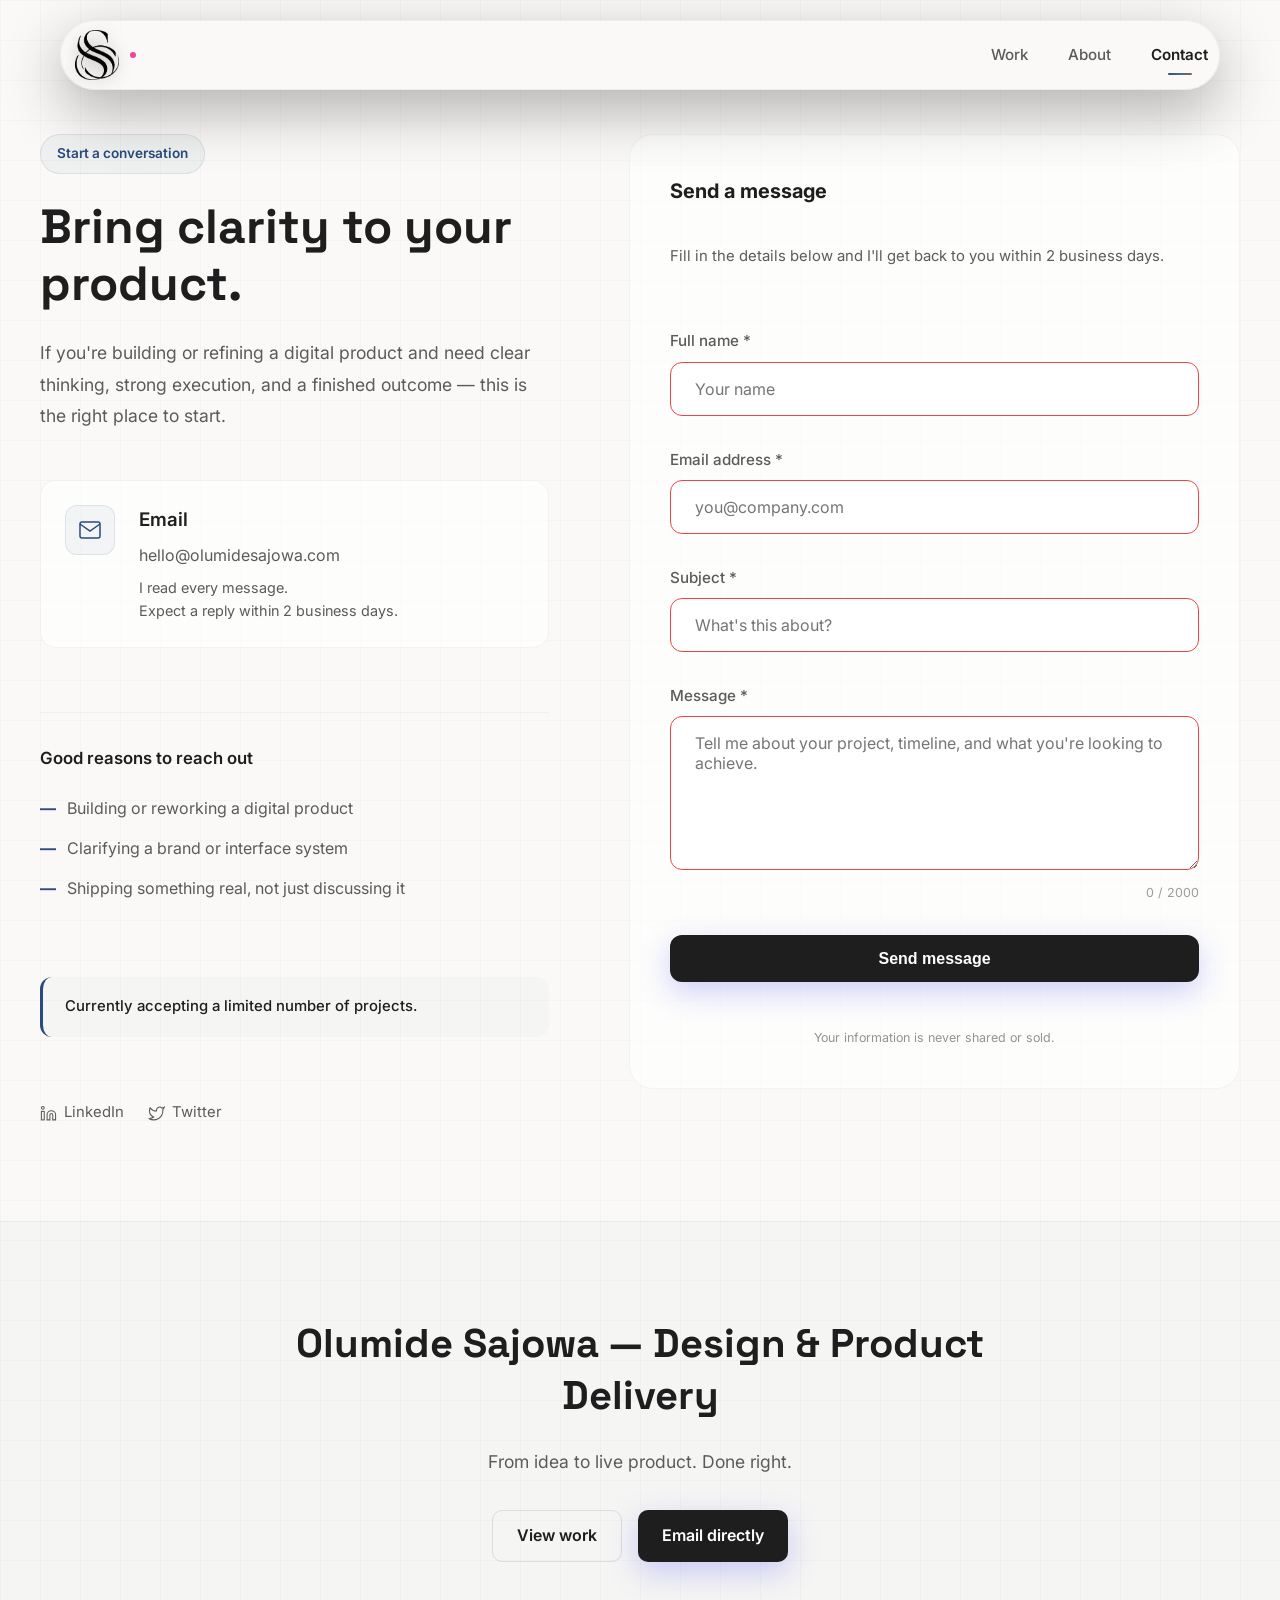
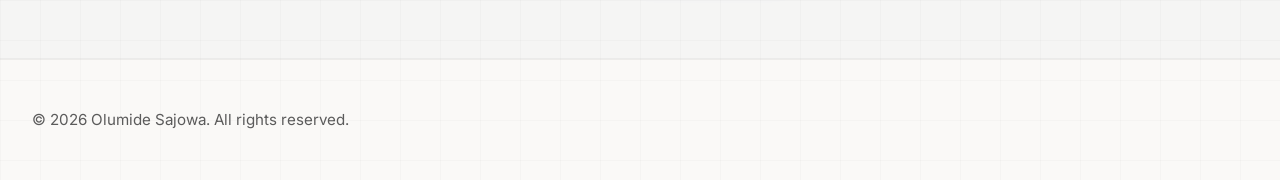
<file: contact.html>
<!DOCTYPE html>
<html lang="en">
<head>
  <meta charset="UTF-8">
  <meta name="viewport" content="width=device-width, initial-scale=1.0">
  <meta name="description" content="Bring clarity to your product. Start a conversation with Olumide Sajowa.">
  <title>Contact — Olumide Sajowa</title>
  <link rel="stylesheet" href="styles.css">
  <style>
    body {
      background-color: #FAF9F7;
      background-image:
        linear-gradient(rgba(0,0,0,0.02) 1px, transparent 1px),
        linear-gradient(90deg, rgba(0,0,0,0.02) 1px, transparent 1px);
      background-size: 40px 40px;
      color: #1E1E1E;
      --primary: #2A4B7C;
      --dark: #1E1E1E;
      --light: #FAF9F7;
      --gray: #5B5B5B;
      --gradient: linear-gradient(135deg, #2A4B7C 0%, #4A6A8C 50%, #8B5F4C 100%);
    }

    /* ── Nav overrides ── */
    .nav-backdrop { background: rgba(250,249,247,0.88); backdrop-filter: blur(20px); -webkit-backdrop-filter: blur(20px); border: 1px solid rgba(0,0,0,0.05); }
    .nav.scrolled .nav-backdrop { background: rgba(250,249,247,0.96); }
    .nav-link { color: var(--gray); }
    .nav-link:hover, .nav-link.active { color: var(--dark); }
    .nav-logo { background: none; -webkit-background-clip: unset; -webkit-text-fill-color: unset; background-clip: unset; color: var(--dark); }
    .floating-orb, .noise-overlay, .hero-visual, .orb-1, .orb-2, .orb-3 { display: none; }
    .page-transition { background: #FAF9F7; }
    .footer { border-top: 1px solid rgba(0,0,0,0.05); color: var(--gray); }
    .footer-content p, .footer-links a { color: var(--gray); }
    .footer-links a:hover { color: var(--primary); }
    .contact-title, .cta-title { color: var(--dark); }
    .contact-intro, .cta-text, .method-link, .form-label { color: var(--gray); }
    .contact-label { background: rgba(42,75,124,0.05); border: 1px solid rgba(42,75,124,0.1); color: var(--primary); }
    .cta-section { background: rgba(42,75,124,0.02); border-top: 1px solid rgba(0,0,0,0.04); border-bottom: 1px solid rgba(0,0,0,0.04); }
    .gradient-text { background: var(--gradient); -webkit-background-clip: text; -webkit-text-fill-color: transparent; background-clip: text; }

    /* ── Contact method cards ── */
    .contact-method { background: rgba(255,255,255,0.6); border: 1px solid rgba(0,0,0,0.04); border-radius: 16px; padding: 1.5rem; transition: all 0.2s ease; }
    .contact-method:hover { background: rgba(255,255,255,0.9); border-color: rgba(42,75,124,0.2); transform: translateY(-2px); box-shadow: 0 8px 20px rgba(0,0,0,0.02); }
    .method-icon { background: rgba(42,75,124,0.05); border: 1px solid rgba(42,75,124,0.1); color: var(--primary); }

    /* ── Form card ── */
    .contact-form { background: rgba(255,255,255,0.65); border: 1px solid rgba(0,0,0,0.04); border-radius: 24px; padding: 2.5rem; }
    .form-input, .form-textarea { background: white; border: 1px solid rgba(0,0,0,0.09); color: var(--dark); transition: border-color 0.2s, box-shadow 0.2s; }
    .form-input:focus, .form-textarea:focus { border-color: var(--primary); background: white; box-shadow: 0 0 0 3px rgba(42,75,124,0.07); outline: none; }

    /* ── Inline validation ── */
    .form-input.invalid, .form-textarea.invalid { border-color: #ef4444; box-shadow: 0 0 0 3px rgba(239,68,68,0.07); }
    .field-error { font-size: 0.8rem; color: #ef4444; margin-top: 0.35rem; display: none; }
    .field-error.visible { display: block; }

    /* ── Character counter ── */
    .char-counter { font-size: 0.78rem; color: var(--gray); text-align: right; margin-top: 0.3rem; opacity: 0.6; transition: color 0.2s; }
    .char-counter.warn { color: #f59e0b; opacity: 1; }
    .char-counter.over  { color: #ef4444; opacity: 1; }

    /* ── Buttons ── */
    .btn-primary { background: var(--dark); color: white; cursor: pointer; border: none; display: inline-flex; align-items: center; justify-content: center; gap: 0.5rem; }
    .btn-primary:hover:not(:disabled) { background: var(--primary); transform: translateY(-1px); box-shadow: 0 8px 16px rgba(0,0,0,0.06); }
    .btn-primary:disabled { opacity: 0.55; cursor: not-allowed; transform: none !important; box-shadow: none !important; }
    .btn-secondary { background: transparent; color: var(--dark); border: 1px solid rgba(0,0,0,0.1); }
    .btn-secondary:hover { background: rgba(0,0,0,0.02); border-color: var(--dark); }

    /* ── Spinner inside button ── */
    .btn-spinner { width: 16px; height: 16px; border: 2px solid rgba(255,255,255,0.3); border-top-color: white; border-radius: 50%; animation: spin 0.7s linear infinite; display: none; flex-shrink: 0; }
    .btn-spinner.active { display: block; }
    @keyframes spin { to { transform: rotate(360deg); } }

    /* ── Honeypot (invisible to humans, bots fill it) ── */
    .hp-wrap { opacity: 0; position: absolute; top: 0; left: 0; width: 0; height: 0; overflow: hidden; pointer-events: none; }

    /* ── Web3Forms note ── */
    .form-note { font-size: 0.78rem; color: var(--gray); text-align: center; margin-top: 0.9rem; line-height: 1.55; opacity: 0.65; }

    /* ── Error banner (only shown on network failure) ── */
    .error-banner { display: none; padding: 1rem 1.5rem; border-radius: 12px; font-size: 0.9rem; font-weight: 500; margin-bottom: 1.25rem; align-items: flex-start; gap: 0.75rem; background: rgba(239,68,68,0.07); border: 1px solid rgba(239,68,68,0.22); color: #991b1b; }
    .error-banner.visible { display: flex; }
    .error-banner svg { flex-shrink: 0; margin-top: 1px; }
    .error-banner-text { flex: 1; line-height: 1.5; }
    .error-banner-text a { color: #2A4B7C; }

    /* ══════════════════════════════════════════════════
       SUCCESS MODAL
    ══════════════════════════════════════════════════ */
    .modal-overlay {
      position: fixed; inset: 0; z-index: 9999;
      background: rgba(0,0,0,0.45);
      backdrop-filter: blur(6px);
      -webkit-backdrop-filter: blur(6px);
      display: flex; align-items: center; justify-content: center;
      padding: 1.5rem;
      opacity: 0; visibility: hidden;
      transition: opacity 0.3s ease, visibility 0.3s ease;
    }
    .modal-overlay.open { opacity: 1; visibility: visible; }

    .modal-card {
      background: #FFFFFF;
      border-radius: 24px;
      padding: 2.5rem 2rem;
      max-width: 420px;
      width: 100%;
      text-align: center;
      box-shadow: 0 24px 60px rgba(0,0,0,0.14), 0 4px 16px rgba(0,0,0,0.06);
      transform: translateY(24px) scale(0.96);
      transition: transform 0.35s cubic-bezier(0.34,1.56,0.64,1);
      position: relative;
    }
    .modal-overlay.open .modal-card { transform: translateY(0) scale(1); }

    .modal-icon-wrap {
      width: 72px; height: 72px;
      background: linear-gradient(135deg, #E8F5EE 0%, #D0EDDF 100%);
      border-radius: 50%;
      display: flex; align-items: center; justify-content: center;
      margin: 0 auto 1.5rem;
    }
    .modal-icon-wrap svg { color: #1A7A4A; }

    .modal-title {
      font-size: 1.4rem;
      font-weight: 700;
      color: #1E1E1E;
      margin: 0 0 0.75rem;
      line-height: 1.3;
    }
    .modal-body {
      font-size: 0.97rem;
      color: #5B5B5B;
      line-height: 1.7;
      margin: 0 0 0.5rem;
    }
    .modal-email {
      display: inline-block;
      font-size: 0.88rem;
      color: #2A4B7C;
      background: rgba(42,75,124,0.06);
      border: 1px solid rgba(42,75,124,0.12);
      border-radius: 8px;
      padding: 0.35rem 0.85rem;
      margin: 0.5rem 0 1.75rem;
      font-weight: 500;
      letter-spacing: 0.01em;
    }
    .modal-actions { display: flex; flex-direction: column; gap: 0.75rem; }
    .modal-btn-primary {
      display: block; width: 100%;
      padding: 0.85rem 1.5rem;
      background: #1E1E1E; color: white;
      font-size: 0.95rem; font-weight: 600;
      border: none; border-radius: 12px;
      cursor: pointer; text-decoration: none;
      transition: background 0.2s, transform 0.15s;
    }
    .modal-btn-primary:hover { background: #2A4B7C; transform: translateY(-1px); }
    .modal-btn-secondary {
      display: block; width: 100%;
      padding: 0.85rem 1.5rem;
      background: transparent; color: #5B5B5B;
      font-size: 0.9rem; font-weight: 500;
      border: 1px solid rgba(0,0,0,0.08); border-radius: 12px;
      cursor: pointer; text-decoration: none;
      transition: background 0.2s, border-color 0.2s;
    }
    .modal-btn-secondary:hover { background: rgba(0,0,0,0.02); border-color: rgba(0,0,0,0.15); }

    /* Close X button */
    .modal-close {
      position: absolute; top: 1rem; right: 1rem;
      width: 32px; height: 32px;
      background: rgba(0,0,0,0.04); border: none; border-radius: 8px;
      display: flex; align-items: center; justify-content: center;
      cursor: pointer; color: #5B5B5B;
      transition: background 0.15s;
    }
    .modal-close:hover { background: rgba(0,0,0,0.08); }

    /* Confetti dots */
    .modal-confetti {
      position: absolute; top: -6px; left: 50%; transform: translateX(-50%);
      display: flex; gap: 5px;
    }
    .modal-confetti span {
      width: 8px; height: 8px; border-radius: 50%;
      animation: confettiDrop 0.6s ease forwards;
      opacity: 0;
    }
    .modal-confetti span:nth-child(1) { background: #2A4B7C; animation-delay: 0.1s; }
    .modal-confetti span:nth-child(2) { background: #8B5F4C; animation-delay: 0.2s; }
    .modal-confetti span:nth-child(3) { background: #1A7A4A; animation-delay: 0.15s; }
    .modal-confetti span:nth-child(4) { background: #F59E0B; animation-delay: 0.25s; }
    .modal-confetti span:nth-child(5) { background: #2A4B7C; animation-delay: 0.05s; }
    @keyframes confettiDrop {
      0%   { opacity: 0; transform: translateY(-8px) scale(0.5); }
      60%  { opacity: 1; transform: translateY(4px) scale(1.1); }
      100% { opacity: 1; transform: translateY(0) scale(1); }
    }

    @media (max-width: 768px) {
      .nav-links { background: rgba(250,249,247,0.98); border-left: 1px solid rgba(0,0,0,0.04); }
      .contact-form { padding: 2rem 1.5rem; }
      .contact-method { padding: 1.25rem; }
      .modal-card { padding: 2rem 1.5rem; }
    }
    @media (max-width: 480px) {
      .contact-form { padding: 1.75rem 1.25rem; }
      .modal-card { padding: 1.75rem 1.25rem; border-radius: 20px; }
    }
  </style>
</head>
<body>
  <div class="page-transition"></div>

  <!-- ── Navigation ── -->
  <nav class="nav">
    <div class="nav-container">
      <div class="nav-backdrop"></div>
      <div class="nav-content">
        <a href="index.html" class="nav-logo" id="logoContainer">
          <div class="logo-orb">
            <img src="./images/logo/OS logo 1.png" alt="OS Logo" class="logo-image">
            <div class="logo-glow"></div>
            <div class="logo-sparkle"></div>
          </div>
        </a>
        <button class="nav-toggle" id="navToggle" aria-label="Toggle menu">
          <svg viewBox="0 0 24 24" fill="none" stroke="currentColor" stroke-width="2">
            <path d="M4 6h16M4 12h16M4 18h16"/>
          </svg>
        </button>
        <div class="nav-links" id="navLinks">
          <a href="index.html" class="nav-link">Work</a>
          <a href="about.html" class="nav-link">About</a>
          <a href="contact.html" class="nav-link active">Contact</a>
        </div>
      </div>
    </div>
  </nav>

  <main>
    <section class="contact-section">
      <div class="contact-container">

        <!-- ── Left: contact info ── -->
        <div class="contact-content">
          <span class="contact-label">Start a conversation</span>
          <h1 class="contact-title">Bring clarity to your product.</h1>
          <p class="contact-intro">
            If you're building or refining a digital product and need clear thinking,
            strong execution, and a finished outcome — this is the right place to start.
          </p>

          <div class="contact-methods">

            <!-- Email card -->
            <div class="contact-method">
              <div class="method-icon">
                <svg viewBox="0 0 24 24" fill="none" stroke="currentColor" stroke-width="1.5">
                  <path d="M4 4h16c1.1 0 2 .9 2 2v12c0 1.1-.9 2-2 2H4c-1.1 0-2-.9-2-2V6c0-1.1.9-2 2-2z"/>
                  <polyline points="22,6 12,13 2,6"/>
                </svg>
              </div>
              <div class="method-content">
                <h3 class="method-title">Email</h3>
                <a href="mailto:hello@olumidesajowa.com" class="method-link">
                  hello@olumidesajowa.com
                </a>
                <p style="font-size:0.9rem;color:var(--gray);margin-top:0.5rem;">
                  I read every message.<br>Expect a reply within 2 business days.
                </p>
              </div>
            </div>

            <!-- Good reasons -->
            <div style="margin-top:2rem;padding-top:2rem;border-top:1px solid rgba(0,0,0,0.04);">
              <h3 style="font-size:1.05rem;font-weight:600;margin-bottom:1.1rem;color:var(--dark);">
                Good reasons to reach out
              </h3>
              <ul style="list-style:none;padding:0;margin:0;">
                <li style="padding:0.45rem 0;color:var(--gray);display:flex;align-items:center;gap:0.7rem;">
                  <span style="color:var(--primary);font-weight:700;">—</span>
                  Building or reworking a digital product
                </li>
                <li style="padding:0.45rem 0;color:var(--gray);display:flex;align-items:center;gap:0.7rem;">
                  <span style="color:var(--primary);font-weight:700;">—</span>
                  Clarifying a brand or interface system
                </li>
                <li style="padding:0.45rem 0;color:var(--gray);display:flex;align-items:center;gap:0.7rem;">
                  <span style="color:var(--primary);font-weight:700;">—</span>
                  Shipping something real, not just discussing it
                </li>
              </ul>
            </div>

            <!-- Availability signal -->
            <div style="margin-top:2.25rem;padding:1.15rem 1.4rem;background:rgba(42,75,124,0.025);border-radius:12px;border-left:3px solid var(--primary);">
              <p style="font-size:0.93rem;color:var(--dark);font-weight:500;margin:0;">
                Currently accepting a limited number of projects.
              </p>
            </div>

            <!-- Social links -->
            <div style="display:flex;gap:1.5rem;margin-top:2rem;flex-wrap:wrap;">
              <a href="https://linkedin.com/in/olumidesajowa" target="_blank" rel="noopener"
                 style="display:flex;align-items:center;gap:0.45rem;color:var(--gray);text-decoration:none;font-size:0.93rem;transition:color 0.2s;">
                <svg width="17" height="17" viewBox="0 0 24 24" fill="none" stroke="currentColor" stroke-width="1.5">
                  <path d="M16 8a6 6 0 0 1 6 6v7h-4v-7a2 2 0 0 0-2-2 2 2 0 0 0-2 2v7h-4v-7a6 6 0 0 1 6-6z"/>
                  <rect x="2" y="9" width="4" height="12"/>
                  <circle cx="4" cy="4" r="2"/>
                </svg>
                LinkedIn
              </a>
              <a href="https://twitter.com/olumidesajowa" target="_blank" rel="noopener"
                 style="display:flex;align-items:center;gap:0.45rem;color:var(--gray);text-decoration:none;font-size:0.93rem;transition:color 0.2s;">
                <svg width="17" height="17" viewBox="0 0 24 24" fill="none" stroke="currentColor" stroke-width="1.5">
                  <path d="M23 3a10.9 10.9 0 0 1-3.14 1.53 4.48 4.48 0 0 0-7.86 3v1A10.66 10.66 0 0 1 3 4s-4 9 5 13a11.64 11.64 0 0 1-7 2c9 5 20 0 20-11.5a4.5 4.5 0 0 0-.08-.83A7.72 7.72 0 0 0 23 3z"/>
                </svg>
                Twitter
              </a>
            </div>
          </div>
        </div>

        <!-- ── Right: form ── -->
        <div class="contact-form-wrapper">

          <!-- Network error banner (only shown if Web3Forms completely fails) -->
          <div class="error-banner" id="errorBanner" role="alert">
            <svg width="18" height="18" viewBox="0 0 24 24" fill="none" stroke="currentColor" stroke-width="2">
              <circle cx="12" cy="12" r="10"/>
              <line x1="12" y1="8" x2="12" y2="12"/>
              <line x1="12" y1="16" x2="12.01" y2="16"/>
            </svg>
            <div class="error-banner-text" id="errorMsg">
              Something went wrong sending your message. Please email me directly at
              <a href="mailto:hello@olumidesajowa.com">hello@olumidesajowa.com</a>
            </div>
          </div>

          <form class="contact-form" id="contactForm" novalidate>
            <h3 style="font-size:1.25rem;font-weight:700;margin-bottom:0.4rem;color:var(--dark);">
              Send a message
            </h3>
            <p style="color:var(--gray);margin-bottom:1.75rem;font-size:0.93rem;line-height:1.6;">
              Fill in the details below and I'll get back to you within 2 business days.
            </p>

            <!-- Web3Forms access key — paste yours from web3forms.com (format: xxxxxxxx-xxxx-xxxx-xxxx-xxxxxxxxxxxx) -->
            <input type="hidden" name="access_key" id="accessKey" value="9c919bcd-6a42-4ae0-a606-fd124ec7085d">

            <!-- Web3Forms: subject line in your inbox -->
            <input type="hidden" name="subject" value="New message from portfolio — Olumide Sajowa">

            <!-- Web3Forms: from name label -->
            <input type="hidden" name="from_name" value="Portfolio Contact Form">

            <!-- Honeypot — invisible, traps bots silently -->
            <div class="hp-wrap" aria-hidden="true">
              <input type="checkbox" name="botcheck" tabindex="-1" autocomplete="off">
            </div>

            <!-- Name -->
            <div class="form-group">
              <label for="name" class="form-label">Full name *</label>
              <input
                type="text" id="name" name="name"
                class="form-input" placeholder="Your name"
                autocomplete="name" required>
              <div class="field-error" id="nameError">Please enter your name.</div>
            </div>

            <!-- Email -->
            <div class="form-group">
              <label for="email" class="form-label">Email address *</label>
              <input
                type="email" id="email" name="email"
                class="form-input" placeholder="you@company.com"
                autocomplete="email" required>
              <div class="field-error" id="emailError">Please enter a valid email address.</div>
            </div>

            <!-- Subject -->
            <div class="form-group">
              <label for="subject" class="form-label">Subject *</label>
              <input
                type="text" id="subject" name="subject"
                class="form-input" placeholder="What's this about?"
                maxlength="150" required>
              <div class="field-error" id="subjectError">Please enter a subject.</div>
            </div>

            <!-- Message -->
            <div class="form-group">
              <label for="message" class="form-label">Message *</label>
              <textarea
                id="message" name="message"
                rows="6" class="form-textarea"
                placeholder="Tell me about your project, timeline, and what you're looking to achieve."
                required minlength="20" maxlength="2000"></textarea>
              <div class="char-counter" id="charCounter">0 / 2000</div>
              <div class="field-error" id="messageError">
                Please write a message (minimum 20 characters).
              </div>
            </div>

            <!-- Submit -->
            <button
              type="submit" id="submitBtn"
              class="btn-primary"
              style="width:100%;padding:0.9rem 1.5rem;font-size:1rem;font-weight:600;border-radius:12px;transition:all 0.2s;">
              <span id="btnLabel">Send message</span>
              <div class="btn-spinner" id="btnSpinner"></div>
            </button>

            <p class="form-note">
              Your information is never shared or sold.
            </p>
          </form>
        </div>

      </div>
    </section>

    <!-- CTA strip -->
    <section class="cta-section">
      <div class="cta-container">
        <h2 class="cta-title">Olumide Sajowa — Design &amp; Product Delivery</h2>
        <p class="cta-text">From idea to live product. Done right.</p>
        <div style="margin-top:2rem;display:flex;gap:1rem;flex-wrap:wrap;justify-content:center;">
          <a href="index.html" class="btn-secondary" style="padding:0.75rem 1.5rem;border-radius:10px;text-decoration:none;font-weight:600;">View work</a>
          <a href="mailto:hello@olumidesajowa.com" class="btn-primary" style="padding:0.75rem 1.5rem;border-radius:10px;text-decoration:none;">Email directly</a>
        </div>
      </div>
    </section>
  </main>

  <footer class="footer">
    <div class="footer-content">
      <p>&copy; 2026 Olumide Sajowa. All rights reserved.</p>
      <!-- <div class="footer-links">
        <a href="https://linkedin.com/in/olumidesajowa" target="_blank" rel="noopener">LinkedIn</a>
        <a href="https://twitter.com/olumidesajowa" target="_blank" rel="noopener">Twitter</a>
        <a href="https://dribbble.com" target="_blank" rel="noopener">Dribbble</a>
      </div> -->
    </div>
  </footer>

  <!-- ══════════════════════════════════════════════════
       SUCCESS MODAL
  ══════════════════════════════════════════════════ -->
  <div class="modal-overlay" id="successModal" role="dialog" aria-modal="true" aria-labelledby="modalTitle">
    <div class="modal-card" id="modalCard">

      <!-- Confetti dots at top -->
      <div class="modal-confetti" aria-hidden="true">
        <span></span><span></span><span></span><span></span><span></span>
      </div>

      <!-- Close button -->
      <button class="modal-close" id="modalClose" aria-label="Close">
        <svg width="14" height="14" viewBox="0 0 24 24" fill="none" stroke="currentColor" stroke-width="2.5">
          <line x1="18" y1="6" x2="6" y2="18"/>
          <line x1="6" y1="6" x2="18" y2="18"/>
        </svg>
      </button>

      <!-- Icon -->
      <div class="modal-icon-wrap">
        <svg width="36" height="36" viewBox="0 0 24 24" fill="none" stroke="currentColor" stroke-width="1.8">
          <path d="M22 11.08V12a10 10 0 1 1-5.93-9.14"/>
          <polyline points="22 4 12 14.01 9 11.01"/>
        </svg>
      </div>

      <h2 class="modal-title" id="modalTitle">Message sent.</h2>

      <p class="modal-body">
        I've received your message and I'll get back to you within
        <strong>2 business days.</strong>
      </p>

      <span class="modal-email">hello@olumidesajowa.com</span>

      <div class="modal-actions">
        <a href="index.html" class="modal-btn-primary">View my work</a>
        <button class="modal-btn-secondary" id="modalDismiss">Close</button>
      </div>
    </div>
  </div>

  <!--
    script.js references elements that exist on other pages (e.g. #success, #hero).
    This patch creates invisible stubs for any missing IDs before script.js runs,
    preventing the "can't access property style, X is null" crash on the contact page.
  -->
  <script>
    (function() {
      ['success','error','hero','hero-title','hero-subtitle','hero-cta',
       'projects','project-grid','loader'].forEach(function(id) {
        if (!document.getElementById(id)) {
          var s = document.createElement('div');
          s.id = id;
          s.setAttribute('aria-hidden','true');
          s.style.cssText = 'display:none!important;position:absolute;width:0;height:0;overflow:hidden;pointer-events:none;';
          document.body.appendChild(s);
        }
      });
    })();
  </script>

  <script src="script.js"></script>
  <script>
    /* ──────────────────────────────────────────────────
       FORM LOGIC
    ────────────────────────────────────────────────── */
    var form        = document.getElementById('contactForm');
    var submitBtn   = document.getElementById('submitBtn');
    var btnLabel    = document.getElementById('btnLabel');
    var btnSpinner  = document.getElementById('btnSpinner');
    var errorBanner = document.getElementById('errorBanner');
    var charCounter = document.getElementById('charCounter');
    var msgField    = document.getElementById('message');
    var modal       = document.getElementById('successModal');

    // ── Character counter ──────────────────────────
    msgField.addEventListener('input', function() {
      var len = msgField.value.length;
      charCounter.textContent = len + ' / 2000';
      charCounter.className = 'char-counter' +
        (len > 1800 && len <= 2000 ? ' warn' : '') +
        (len > 2000 ? ' over' : '');
    });

    // ── Clear field errors on input ────────────────
    ['name','email','subject','message'].forEach(function(id) {
      var el = document.getElementById(id);
      el.addEventListener('input', function() {
        el.classList.remove('invalid');
        var err = document.getElementById(id + 'Error');
        if (err) err.classList.remove('visible');
      });
    });

    // ── Validation ─────────────────────────────────
    function setField(fId, eId, bad) {
      document.getElementById(fId).classList.toggle('invalid', bad);
      document.getElementById(eId).classList.toggle('visible', bad);
    }

    function validate() {
      var ok  = true;
      var n   = document.getElementById('name').value.trim();
      var e   = document.getElementById('email').value.trim();
      var s   = document.getElementById('subject').value.trim();
      var m   = document.getElementById('message').value.trim();

      if (n.length < 2)
        { setField('name','nameError',true); ok = false; }
      if (!/^[^\s@]+@[^\s@]+\.[^\s@]+$/.test(e))
        { setField('email','emailError',true); ok = false; }
      if (s.length < 1)
        { setField('subject','subjectError',true); ok = false; }
      if (m.length < 20)
        { setField('message','messageError',true); ok = false; }

      return ok;
    }

    // ── Loading state ──────────────────────────────
    function setLoading(on) {
      submitBtn.disabled = on;
      btnLabel.textContent = on ? 'Sending...' : 'Send message';
      btnSpinner.classList.toggle('active', on);
    }

    // ── Modal helpers ──────────────────────────────
    function openModal() {
      modal.classList.add('open');
      document.body.style.overflow = 'hidden';
      document.getElementById('modalClose').focus();
    }

    function closeModal() {
      modal.classList.remove('open');
      document.body.style.overflow = '';
    }

    // Close on overlay click
    modal.addEventListener('click', function(e) {
      if (e.target === modal) closeModal();
    });

    // Close on X or Dismiss button
    document.getElementById('modalClose').addEventListener('click', closeModal);
    document.getElementById('modalDismiss').addEventListener('click', closeModal);

    // Close on Escape key
    document.addEventListener('keydown', function(e) {
      if (e.key === 'Escape' && modal.classList.contains('open')) closeModal();
    });

    // ── UUID format check ─────────────────────────
    var UUID_RE = /^[0-9a-f]{8}-[0-9a-f]{4}-[0-9a-f]{4}-[0-9a-f]{4}-[0-9a-f]{12}$/i;

    function getAccessKey() {
      var el = document.getElementById('accessKey');
      return el ? el.value.trim() : '';
    }

    // ── Submit handler ─────────────────────────────
    form.addEventListener('submit', async function(e) {
      e.preventDefault();

      // Catch placeholder / malformed access key immediately
      var key = getAccessKey();
      if (!key || key === 'YOUR_WEB3FORMS_ACCESS_KEY' || !UUID_RE.test(key)) {
        document.getElementById('errorMsg').innerHTML =
          '<strong>Configuration error:</strong> the Web3Forms access key is missing or invalid. ' +
          'Go to <a href="https://web3forms.com" target="_blank" style="color:#2A4B7C;">web3forms.com</a>, ' +
          'copy your UUID key, and paste it into the access_key hidden input in contact.html.';
        errorBanner.classList.add('visible');
        errorBanner.scrollIntoView({ behavior: 'smooth', block: 'nearest' });
        return;
      }

      if (!validate()) {
        var first = form.querySelector('.form-input.invalid, .form-textarea.invalid');
        if (first) first.scrollIntoView({ behavior: 'smooth', block: 'center' });
        return;
      }

      errorBanner.classList.remove('visible');
      setLoading(true);

      try {
        var formData = new FormData(form);
        var object   = {};
        formData.forEach(function(value, key) { object[key] = value; });
        var json = JSON.stringify(object);

        var response = await fetch('https://api.web3forms.com/submit', {
          method:  'POST',
          headers: {
            'Content-Type': 'application/json',
            'Accept':       'application/json'
          },
          body: json
        });

        var result = await response.json();

        if (result.success) {
          form.reset();
          charCounter.textContent = '0 / 2000';
          openModal();
        } else {
          throw new Error(result.message || 'Submission failed');
        }

      } catch (err) {
        console.error('Web3Forms error:', err);
        document.getElementById('errorMsg').innerHTML =
          'Something went wrong. Please email me directly at ' +
          '<a href="mailto:hello@olumidesajowa.com" style="color:#2A4B7C;">hello@olumidesajowa.com</a>';
        errorBanner.classList.add('visible');
        errorBanner.scrollIntoView({ behavior: 'smooth', block: 'nearest' });
      } finally {
        setLoading(false);
      }
    });
  </script>
</body>
</html>
</file>
<file: styles.css>
@import url('https://fonts.googleapis.com/css2?family=Inter:wght@300;400;500;600;700;800&family=Space+Grotesk:wght@400;500;600;700&display=swap');

:root {
    --primary: #6366F1;
    --secondary: #8B5CF6;
    --accent: #EC4899;
    --dark: #0F172A;
    --light: #F8FAFC;
    --gray: #64748B;
    --border: #E2E8F0;
    --gradient: linear-gradient(135deg, var(--primary) 0%, var(--secondary) 50%, var(--accent) 100%);
    --nav-height: 70px;
}

* {
    margin: 0;
    padding: 0;
    box-sizing: border-box;
}

html {
    scroll-behavior: smooth;
    scroll-padding-top: calc(var(--nav-height) + 20px);
}

body {
    font-family: 'Inter', sans-serif;
    background: var(--dark);
    color: var(--light);
    overflow-x: hidden;
    line-height: 1.6;
    padding-top: var(--nav-height);
}

.noise-overlay {
    position: fixed;
    top: 0;
    left: 0;
    width: 100%;
    height: 100%;
    background-image: url("data:image/svg+xml,%3Csvg viewBox='0 0 400 400' xmlns='http://www.w3.org/2000/svg'%3E%3Cfilter id='noiseFilter'%3E%3CfeTurbulence type='fractalNoise' baseFrequency='0.9' numOctaves='4' stitchTiles='stitch'/%3E%3C/filter%3E%3Crect width='100%25' height='100%25' filter='url(%23noiseFilter)'/%3E%3C/svg%3E");
    opacity: 0.03;
    pointer-events: none;
    z-index: 1;
}

/* Hunter.io Style Navigation */
.nav {
    position: fixed;
    top: 20px;
    left: 0;
    width: 100%;
    z-index: 1000;
    padding: 0 20px;
    transition: all 0.4s cubic-bezier(0.4, 0, 0.2, 1);
}

.nav-container {
    max-width: 1200px;
    margin: 0 auto;
    position: relative;
}

.nav-backdrop {
    position: absolute;
    top: 0;
    left: 50%;
    transform: translateX(-50%);
    width: calc(100% - 40px);
    height: 100%;
    background: rgba(15, 23, 42, 0.85);
    backdrop-filter: blur(20px);
    -webkit-backdrop-filter: blur(20px);
    border: 1px solid rgba(226, 232, 240, 0.1);
    border-radius: 50px;
    box-shadow: 
        0 20px 60px rgba(0, 0, 0, 0.3),
        inset 0 1px 0 rgba(255, 255, 255, 0.1);
    transition: all 0.4s cubic-bezier(0.4, 0, 0.2, 1);
}

.nav.scrolled .nav-backdrop {
    background: rgba(15, 23, 42, 0.95);
    backdrop-filter: blur(30px);
    -webkit-backdrop-filter: blur(30px);
    box-shadow: 
        0 25px 70px rgba(0, 0, 0, 0.4),
        0 0 0 1px rgba(99, 102, 241, 0.1),
        inset 0 1px 0 rgba(255, 255, 255, 0.1);
    transform: translateX(-50%) scale(1.02);
}

.nav-content {
    position: relative;
    display: flex;
    align-items: center;
    justify-content: space-between;
    height: var(--nav-height);
    padding: 0 2rem;
    z-index: 2;
}

.nav-logo {
    font-family: 'Space Grotesk', sans-serif;
    font-size: 1.75rem;
    font-weight: 700;
    color: var(--light);
    text-decoration: none;
    background: var(--gradient);
    -webkit-background-clip: text;
    -webkit-text-fill-color: transparent;
    background-clip: text;
    transition: all 0.3s ease;
    display: flex;
    align-items: center;
    gap: 8px;
}

.nav-logo::after {
    content: '';
    width: 6px;
    height: 6px;
    background: var(--accent);
    border-radius: 50%;
    animation: pulse 2s infinite;
}

@keyframes pulse {
    0%, 100% {
        opacity: 0.5;
        transform: scale(1);
    }
    50% {
        opacity: 1;
        transform: scale(1.2);
    }
}

.nav-logo:hover {
    transform: scale(1.05);
}

.nav-links {
    display: flex;
    gap: 2.5rem;
    align-items: center;
}

.nav-link {
    color: var(--gray);
    text-decoration: none;
    font-weight: 500;
    font-size: 0.95rem;
    transition: all 0.3s ease;
    position: relative;
    padding: 8px 0;
}

.nav-link::after {
    content: '';
    position: absolute;
    bottom: 0;
    left: 50%;
    transform: translateX(-50%);
    width: 0;
    height: 2px;
    background: var(--gradient);
    border-radius: 1px;
    transition: width 0.3s ease;
}

.nav-link:hover,
.nav-link.active {
    color: var(--light);
}

.nav-link:hover::after,
.nav-link.active::after {
    width: 24px;
}

.nav-link.active {
    font-weight: 600;
}

/* Mobile menu toggle */
.nav-toggle {
    display: none;
    background: none;
    border: none;
    color: var(--light);
    cursor: pointer;
    padding: 8px;
    z-index: 1001;
    transition: transform 0.3s ease;
}

.nav-toggle:hover {
    transform: scale(1.1);
}

.nav-toggle svg {
    width: 24px;
    height: 24px;
    transition: transform 0.3s ease;
}

/* Hero Section */
.hero {
    min-height: calc(100vh - var(--nav-height));
    display: flex;
    align-items: center;
    justify-content: center;
    position: relative;
    padding: 4rem 2rem 6rem;
    overflow: hidden;
}

.hero-content {
    max-width: 1200px;
    text-align: center;
    z-index: 10;
    position: relative;
}

.hero-title {
    font-family: 'Space Grotesk', sans-serif;
    font-size: clamp(2.5rem, 8vw, 6rem);
    font-weight: 700;
    line-height: 1.1;
    margin-bottom: 2rem;
}

.hero-line {
    display: block;
    animation: fadeInUp 0.8s ease forwards;
    opacity: 0;
}

.hero-line:nth-child(1) {
    animation-delay: 0.2s;
}

.hero-line:nth-child(2) {
    animation-delay: 0.4s;
}

.hero-line:nth-child(3) {
    animation-delay: 0.6s;
}

.gradient-text {
    background: var(--gradient);
    -webkit-background-clip: text;
    -webkit-text-fill-color: transparent;
    background-clip: text;
}

.hero-subtitle {
    font-size: clamp(1rem, 2vw, 1.25rem);
    color: var(--gray);
    max-width: 700px;
    margin: 0 auto 3rem;
    line-height: 1.8;
    animation: fadeInUp 0.8s ease 0.8s forwards;
    opacity: 0;
}

.hero-cta {
    display: flex;
    gap: 1.5rem;
    justify-content: center;
    flex-wrap: wrap;
    animation: fadeInUp 0.8s ease 1s forwards;
    opacity: 0;
}

.btn-primary,
.btn-secondary {
    padding: 1rem 2.5rem;
    border-radius: 12px;
    font-weight: 600;
    text-decoration: none;
    transition: all 0.3s ease;
    font-size: 1rem;
    cursor: pointer;
    border: none;
    display: inline-block;
}

.btn-primary {
    background: var(--gradient);
    color: white;
    box-shadow: 0 10px 30px rgba(99, 102, 241, 0.3);
}

.btn-primary:hover {
    transform: translateY(-2px);
    box-shadow: 0 15px 40px rgba(99, 102, 241, 0.4);
}

.btn-secondary {
    background: rgba(99, 102, 241, 0.1);
    color: var(--light);
    border: 1px solid rgba(99, 102, 241, 0.3);
}

.btn-secondary:hover {
    background: rgba(99, 102, 241, 0.2);
    border-color: var(--primary);
    transform: translateY(-2px);
}

.hero-visual {
    position: absolute;
    width: 100%;
    height: 100%;
    top: 0;
    left: 0;
    z-index: 1;
    overflow: hidden;
}

.floating-orb {
    position: absolute;
    border-radius: 50%;
    filter: blur(80px);
    animation: float 20s ease-in-out infinite;
    opacity: 0.3;
}

.orb-1 {
    width: 400px;
    height: 400px;
    background: var(--primary);
    top: 10%;
    right: 10%;
    animation-delay: 0s;
}

.orb-2 {
    width: 300px;
    height: 300px;
    background: var(--secondary);
    bottom: 20%;
    left: 5%;
    animation-delay: 7s;
}

.orb-3 {
    width: 250px;
    height: 250px;
    background: var(--accent);
    top: 50%;
    left: 50%;
    transform: translate(-50%, -50%);
    animation-delay: 14s;
}

/* Work Section */
.work-section {
    padding: 6rem 2rem 8rem;
    position: relative;
    z-index: 10;
}

.section-header {
    max-width: 1400px;
    margin: 0 auto 5rem;
    text-align: center;
}

.section-title {
    font-family: 'Space Grotesk', sans-serif;
    font-size: clamp(2rem, 5vw, 3.5rem);
    font-weight: 700;
    margin-bottom: 1.5rem;
}

.section-subtitle {
    font-size: 1.1rem;
    color: var(--gray);
    max-width: 600px;
    margin: 0 auto;
}

.work-grid {
    max-width: 1400px;
    margin: 0 auto;
    display: grid;
    grid-template-columns: repeat(auto-fit, minmax(350px, 1fr));
    gap: 2.5rem;
}

.work-item {
    cursor: pointer;
    transition: transform 0.3s ease;
}

.work-item:hover {
    transform: translateY(-8px);
}

.work-image {
    position: relative;
    border-radius: 16px;
    overflow: hidden;
    aspect-ratio: 4/3;
    margin-bottom: 1.5rem;
}

.work-image img {
    width: 100%;
    height: 100%;
    object-fit: cover;
    transition: transform 0.5s ease;
}

.work-item:hover .work-image img {
    transform: scale(1.05);
}

.work-overlay {
    position: absolute;
    top: 0;
    left: 0;
    width: 100%;
    height: 100%;
    background: rgba(99, 102, 241, 0.9);
    display: flex;
    align-items: center;
    justify-content: center;
    opacity: 0;
    transition: opacity 0.3s ease;
}

.work-item:hover .work-overlay {
    opacity: 1;
}

.view-case {
    color: white;
    font-weight: 600;
    font-size: 1.1rem;
    text-transform: uppercase;
    letter-spacing: 1px;
}

.work-title {
    font-family: 'Space Grotesk', sans-serif;
    font-size: 1.5rem;
    font-weight: 600;
    margin-bottom: 0.5rem;
}

.work-category {
    color: var(--gray);
    font-size: 0.95rem;
}

/* Modal */
.modal-overlay {
    position: fixed;
    top: 0;
    right: -100%;
    width: 100%;
    height: 100%;
    background: rgba(0, 0, 0, 0.8);
    backdrop-filter: blur(10px);
    z-index: 2000;
    transition: right 0.4s cubic-bezier(0.4, 0, 0.2, 1);
}

.modal-overlay.active {
    right: 0;
}

.modal {
    position: absolute;
    right: -100%;
    top: 0;
    width: 90%;
    max-width: 900px;
    height: 100%;
    background: var(--dark);
    box-shadow: -20px 0 60px rgba(0, 0, 0, 0.5);
    transition: right 0.4s cubic-bezier(0.4, 0, 0.2, 1);
    overflow-y: auto;
}

.modal-overlay.active .modal {
    right: 0;
}

.modal-close {
    position: sticky;
    top: 2rem;
    left: calc(100% - 4rem);
    width: 50px;
    height: 50px;
    background: rgba(99, 102, 241, 0.2);
    border: 1px solid rgba(99, 102, 241, 0.3);
    border-radius: 50%;
    color: var(--light);
    font-size: 2rem;
    cursor: pointer;
    transition: all 0.3s ease;
    z-index: 100;
    display: flex;
    align-items: center;
    justify-content: center;
    margin: 2rem;
}

.modal-close:hover {
    background: rgba(99, 102, 241, 0.3);
    transform: rotate(90deg);
}

.modal-content {
    padding: 4rem;
}

.modal-header {
    margin-bottom: 3rem;
}

.modal-label {
    display: inline-block;
    padding: 0.5rem 1rem;
    background: rgba(99, 102, 241, 0.1);
    border: 1px solid rgba(99, 102, 241, 0.3);
    border-radius: 20px;
    font-size: 0.85rem;
    font-weight: 600;
    color: var(--primary);
    margin-bottom: 1.5rem;
}

.modal-title {
    font-family: 'Space Grotesk', sans-serif;
    font-size: 3rem;
    font-weight: 700;
    margin-bottom: 1rem;
}

.modal-subtitle {
    font-size: 1.2rem;
    color: var(--gray);
    margin-bottom: 2rem;
}

.modal-meta {
    display: grid;
    grid-template-columns: repeat(auto-fit, minmax(200px, 1fr));
    gap: 2rem;
    padding: 2rem 0;
    border-top: 1px solid rgba(226, 232, 240, 0.1);
    border-bottom: 1px solid rgba(226, 232, 240, 0.1);
}

.meta-item h4 {
    font-size: 0.85rem;
    color: var(--gray);
    text-transform: uppercase;
    letter-spacing: 1px;
    margin-bottom: 0.5rem;
}

.meta-item p {
    font-size: 1rem;
    font-weight: 500;
}

.modal-section {
    margin: 4rem 0;
    opacity: 0;
    transform: translateY(20px);
    transition: opacity 0.6s ease, transform 0.6s ease;
}

.modal-section.visible {
    opacity: 1;
    transform: translateY(0);
}

.modal-section h3 {
    font-family: 'Space Grotesk', sans-serif;
    font-size: 1.8rem;
    font-weight: 600;
    margin-bottom: 1.5rem;
    position: relative;
    display: inline-block;
}

.modal-section h3::after {
    content: '';
    position: absolute;
    bottom: -5px;
    left: 0;
    width: 60px;
    height: 3px;
    background: var(--gradient);
    border-radius: 2px;
}

.modal-section p {
    font-size: 1.05rem;
    line-height: 1.8;
    color: var(--gray);
    margin-bottom: 1.5rem;
}

.modal-section p:last-child {
    margin-bottom: 0;
}

.modal-image {
    width: 100%;
    border-radius: 12px;
    margin: 2rem 0;
    opacity: 0;
    transform: scale(0.95);
    transition: opacity 0.6s ease, transform 0.6s ease;
}

.modal-image.loaded {
    opacity: 1;
    transform: scale(1);
}

.key-decisions-grid {
    display: grid;
    grid-template-columns: repeat(auto-fit, minmax(250px, 1fr));
    gap: 2rem;
    margin-top: 1.5rem;
}

.decision-card {
    background: rgba(255, 255, 255, 0.03);
    border: 1px solid rgba(226, 232, 240, 0.1);
    border-radius: 12px;
    padding: 1.5rem;
    transition: transform 0.3s ease;
}

.decision-card:hover {
    transform: translateY(-5px);
    border-color: rgba(99, 102, 241, 0.3);
}

.decision-icon {
    width: 40px;
    height: 40px;
    background: rgba(99, 102, 241, 0.1);
    border-radius: 10px;
    display: flex;
    align-items: center;
    justify-content: center;
    margin-bottom: 1rem;
    color: var(--primary);
}

.decision-icon svg {
    width: 20px;
    height: 20px;
}

.decision-title {
    font-weight: 600;
    margin-bottom: 0.5rem;
}

.decision-desc {
    font-size: 0.95rem;
    color: var(--gray);
    line-height: 1.6;
}

.team-members {
    display: flex;
    gap: 1rem;
    flex-wrap: wrap;
    margin-top: 1rem;
}

.team-tag {
    padding: 0.5rem 1rem;
    background: rgba(99, 102, 241, 0.1);
    border: 1px solid rgba(99, 102, 241, 0.2);
    border-radius: 20px;
    font-size: 0.9rem;
    color: var(--primary);
}

.learnings-list {
    list-style: none;
    margin-top: 1rem;
}

.learnings-list li {
    padding: 0.75rem 0;
    border-bottom: 1px solid rgba(226, 232, 240, 0.1);
    color: var(--gray);
    position: relative;
    padding-left: 1.5rem;
}

.learnings-list li::before {
    content: '→';
    position: absolute;
    left: 0;
    color: var(--primary);
}

.learnings-list li:last-child {
    border-bottom: none;
}

/* About Page */
.about-hero {
    min-height: calc(90vh - var(--nav-height));
    display: flex;
    align-items: center;
    padding: 4rem 2rem 6rem;
}

.about-container {
    max-width: 1200px;
    margin: 0 auto;
    display: grid;
    grid-template-columns: 1fr 1.5fr;
    gap: 5rem;
    align-items: center;
}

.about-image {
    position: relative;
    border-radius: 20px;
    overflow: hidden;
}

.about-image img {
    width: 100%;
    height: auto;
    display: block;
    border-radius: 20px;
}

.about-image-glow {
    position: absolute;
    top: -50%;
    left: -50%;
    width: 200%;
    height: 200%;
    background: var(--gradient);
    filter: blur(100px);
    opacity: 0.2;
    z-index: -1;
}

.about-label {
    display: inline-block;
    padding: 0.5rem 1rem;
    background: rgba(99, 102, 241, 0.1);
    border: 1px solid rgba(99, 102, 241, 0.3);
    border-radius: 20px;
    font-size: 0.85rem;
    font-weight: 600;
    color: var(--primary);
    margin-bottom: 1.5rem;
}

.about-title {
    font-family: 'Space Grotesk', sans-serif;
    font-size: clamp(2rem, 5vw, 3rem);
    font-weight: 700;
    margin-bottom: 2rem;
    line-height: 1.2;
}

.about-text {
    font-size: 1.1rem;
    line-height: 1.8;
    color: var(--gray);
    margin-bottom: 1.5rem;
}

/* Philosophy Section */
.philosophy-section {
    padding: 6rem 2rem;
    background: rgba(99, 102, 241, 0.02);
}

.philosophy-container {
    max-width: 1200px;
    margin: 0 auto;
}

.philosophy-grid {
    display: grid;
    grid-template-columns: repeat(auto-fit, minmax(250px, 1fr));
    gap: 2.5rem;
    margin-top: 4rem;
}

.philosophy-card {
    padding: 2.5rem;
    background: rgba(255, 255, 255, 0.03);
    border: 1px solid rgba(226, 232, 240, 0.1);
    border-radius: 16px;
    transition: all 0.3s ease;
    opacity: 0;
    transform: translateY(30px);
}

.philosophy-card.visible {
    opacity: 1;
    transform: translateY(0);
}

.philosophy-card:hover {
    transform: translateY(-5px);
    background: rgba(255, 255, 255, 0.05);
    border-color: rgba(99, 102, 241, 0.3);
}

.philosophy-icon {
    width: 60px;
    height: 60px;
    margin-bottom: 1.5rem;
    color: var(--primary);
}

.philosophy-icon svg {
    width: 100%;
    height: 100%;
}

.philosophy-title {
    font-family: 'Space Grotesk', sans-serif;
    font-size: 1.3rem;
    font-weight: 600;
    margin-bottom: 1rem;
}

.philosophy-text {
    color: var(--gray);
    line-height: 1.7;
}

/* Expertise Section */
.expertise-section {
    padding: 6rem 2rem;
}

.expertise-container {
    max-width: 1200px;
    margin: 0 auto;
}

.expertise-grid {
    display: grid;
    grid-template-columns: repeat(auto-fit, minmax(300px, 1fr));
    gap: 4rem;
    margin-top: 4rem;
}

.expertise-heading {
    font-family: 'Space Grotesk', sans-serif;
    font-size: 1.5rem;
    font-weight: 600;
    margin-bottom: 1.5rem;
    color: var(--primary);
}

.expertise-list {
    list-style: none;
}

.expertise-list li {
    padding: 0.75rem 0;
    border-bottom: 1px solid rgba(226, 232, 240, 0.1);
    color: var(--gray);
    transition: all 0.3s ease;
    opacity: 0;
    transform: translateX(-20px);
}

.expertise-list li.visible {
    opacity: 1;
    transform: translateX(0);
}

.expertise-list li:hover {
    color: var(--light);
    padding-left: 1rem;
}

/* Values Section */
.values-section {
    padding: 6rem 2rem;
    background: rgba(99, 102, 241, 0.02);
}

.values-container {
    max-width: 1000px;
    margin: 0 auto;
}

.values-list {
    margin-top: 4rem;
}

.value-item {
    display: flex;
    gap: 3rem;
    padding: 3rem 0;
    border-bottom: 1px solid rgba(226, 232, 240, 0.1);
    opacity: 0;
    transform: translateY(30px);
}

.value-item.visible {
    opacity: 1;
    transform: translateY(0);
}

.value-item:last-child {
    border-bottom: none;
}

.value-number {
    font-family: 'Space Grotesk', sans-serif;
    font-size: 3rem;
    font-weight: 700;
    background: var(--gradient);
    -webkit-background-clip: text;
    -webkit-text-fill-color: transparent;
    background-clip: text;
    flex-shrink: 0;
}

.value-title {
    font-family: 'Space Grotesk', sans-serif;
    font-size: 1.5rem;
    font-weight: 600;
    margin-bottom: 1rem;
}

.value-text {
    color: var(--gray);
    line-height: 1.8;
}

/* Contact Section */
.contact-section {
    min-height: calc(100vh - var(--nav-height) - 100px);
    padding: 4rem 2rem 6rem;
    display: flex;
    align-items: center;
}

.contact-container {
    max-width: 1200px;
    margin: 0 auto;
    display: grid;
    grid-template-columns: 1fr 1.2fr;
    gap: 5rem;
}

.contact-label {
    display: inline-block;
    padding: 0.5rem 1rem;
    background: rgba(99, 102, 241, 0.1);
    border: 1px solid rgba(99, 102, 241, 0.3);
    border-radius: 20px;
    font-size: 0.85rem;
    font-weight: 600;
    color: var(--primary);
    margin-bottom: 1.5rem;
}

.contact-title {
    font-family: 'Space Grotesk', sans-serif;
    font-size: clamp(2rem, 5vw, 3rem);
    font-weight: 700;
    margin-bottom: 1.5rem;
    line-height: 1.2;
}

.contact-intro {
    font-size: 1.1rem;
    line-height: 1.8;
    color: var(--gray);
    margin-bottom: 3rem;
}

.contact-methods {
    display: flex;
    flex-direction: column;
    gap: 2rem;
}

.contact-method {
    display: flex;
    gap: 1.5rem;
    align-items: flex-start;
    opacity: 0;
    transform: translateX(-20px);
}

.contact-method.visible {
    opacity: 1;
    transform: translateX(0);
}

.method-icon {
    width: 50px;
    height: 50px;
    background: rgba(99, 102, 241, 0.1);
    border: 1px solid rgba(99, 102, 241, 0.3);
    border-radius: 12px;
    display: flex;
    align-items: center;
    justify-content: center;
    color: var(--primary);
    flex-shrink: 0;
}

.method-icon svg {
    width: 24px;
    height: 24px;
}

.method-title {
    font-weight: 600;
    margin-bottom: 0.5rem;
}

.method-link {
    color: var(--gray);
    text-decoration: none;
    transition: color 0.3s ease;
}

.method-link:hover {
    color: var(--primary);
}

/* Contact Form */
.contact-form {
    display: flex;
    flex-direction: column;
    gap: 2rem;
    opacity: 0;
    transform: translateX(20px);
}

.contact-form.visible {
    opacity: 1;
    transform: translateX(0);
}

.form-group {
    display: flex;
    flex-direction: column;
    gap: 0.5rem;
}

.form-label {
    font-weight: 500;
    font-size: 0.95rem;
    color: var(--gray);
}

.form-input,
.form-textarea {
    padding: 1rem 1.5rem;
    background: rgba(255, 255, 255, 0.05);
    border: 1px solid rgba(226, 232, 240, 0.1);
    border-radius: 12px;
    color: var(--light);
    font-family: 'Inter', sans-serif;
    font-size: 1rem;
    transition: all 0.3s ease;
}

.form-input:focus,
.form-textarea:focus {
    outline: none;
    border-color: var(--primary);
    background: rgba(255, 255, 255, 0.08);
}

.form-textarea {
    resize: vertical;
    min-height: 150px;
}

.form-input:invalid,
.form-textarea:invalid {
    border-color: #ef4444;
}

.form-message {
    padding: 1rem;
    border-radius: 12px;
    font-weight: 500;
    display: none;
}

.form-message.success {
    background: rgba(34, 197, 94, 0.1);
    border: 1px solid rgba(34, 197, 94, 0.3);
    color: #22c55e;
    display: block;
}

.form-message.error {
    background: rgba(239, 68, 68, 0.1);
    border: 1px solid rgba(239, 68, 68, 0.3);
    color: #ef4444;
    display: block;
}

/* CTA Section */
.cta-section {
    padding: 6rem 2rem;
    background: rgba(99, 102, 241, 0.05);
}

.cta-container {
    max-width: 800px;
    margin: 0 auto;
    text-align: center;
}

.cta-title {
    font-family: 'Space Grotesk', sans-serif;
    font-size: clamp(1.8rem, 4vw, 2.5rem);
    font-weight: 700;
    margin-bottom: 1.5rem;
    line-height: 1.3;
}

.cta-text {
    font-size: 1.1rem;
    color: var(--gray);
    line-height: 1.8;
}

/* Footer */
.footer {
    padding: 3rem 2rem;
    border-top: 1px solid rgba(226, 232, 240, 0.1);
}

.footer-content {
    max-width: 1400px;
    margin: 0 auto;
    display: flex;
    justify-content: space-between;
    align-items: center;
    flex-wrap: wrap;
    gap: 2rem;
}

.footer-content p {
    color: var(--gray);
    font-size: 0.95rem;
}

.footer-links {
    display: flex;
    gap: 2rem;
}

.footer-links a {
    color: var(--gray);
    text-decoration: none;
    transition: color 0.3s ease;
}

.footer-links a:hover {
    color: var(--primary);
}

/* Animations */
@keyframes fadeInUp {
    from {
        opacity: 0;
        transform: translateY(30px);
    }
    to {
        opacity: 1;
        transform: translateY(0);
    }
}

@keyframes float {
    0%, 100% {
        transform: translate(0, 0);
    }
    33% {
        transform: translate(30px, -30px);
    }
    66% {
        transform: translate(-20px, 20px);
    }
}

@keyframes slideInFromRight {
    from {
        transform: translateX(100px);
        opacity: 0;
    }
    to {
        transform: translateX(0);
        opacity: 1;
    }
}

/* Page Transition */
.page-transition {
    position: fixed;
    top: 0;
    left: 0;
    width: 100%;
    height: 100%;
    background: var(--dark);
    z-index: 9999;
    transform: translateY(-100%);
    transition: transform 0.6s cubic-bezier(0.4, 0, 0.2, 1);
}

.page-transition.active {
    transform: translateY(0);
}

/* Loading Animation */
.loading-spinner {
    display: inline-block;
    width: 20px;
    height: 20px;
    border: 3px solid rgba(99, 102, 241, 0.3);
    border-radius: 50%;
    border-top-color: var(--primary);
    animation: spin 1s ease-in-out infinite;
}

@keyframes spin {
    to { transform: rotate(360deg); }
}

/* Responsive */
@media (max-width: 1024px) {
    .about-container,
    .contact-container {
        grid-template-columns: 1fr;
        gap: 3rem;
    }

    .work-grid {
        grid-template-columns: repeat(auto-fit, minmax(300px, 1fr));
    }

    .modal {
        width: 100%;
    }

    .modal-content {
        padding: 3rem 2rem;
    }
}

@media (max-width: 768px) {
    .nav {
        padding: 0 15px;
    }

    .nav-backdrop {
        width: calc(100% - 30px);
    }

    .nav-toggle {
        display: block;
    }

    .nav-links {
        position: fixed;
        top: 0;
        right: -100%;
        width: 280px;
        height: 100vh;
        background: rgba(15, 23, 42, 0.98);
        backdrop-filter: blur(30px);
        -webkit-backdrop-filter: blur(30px);
        flex-direction: column;
        padding: 100px 2rem 2rem;
        transition: right 0.4s cubic-bezier(0.4, 0, 0.2, 1);
        z-index: 1000;
        border-left: 1px solid rgba(226, 232, 240, 0.1);
        box-shadow: -20px 0 40px rgba(0, 0, 0, 0.3);
    }

    .nav-links.active {
        right: 0;
    }

    .nav-content {
        padding: 0 1.5rem;
    }

    .nav-link {
        font-size: 1.1rem;
        padding: 1rem 0;
        width: 100%;
        text-align: center;
    }

    .hero {
        padding: 2rem 1.5rem 4rem;
    }

    .work-section,
    .philosophy-section,
    .expertise-section,
    .values-section {
        padding: 4rem 1.5rem;
    }

    .work-grid {
        grid-template-columns: 1fr;
        gap: 2rem;
    }

    .philosophy-grid,
    .expertise-grid {
        grid-template-columns: 1fr;
    }

    .value-item {
        flex-direction: column;
        gap: 1.5rem;
    }

    .modal-title {
        font-size: 2rem;
    }

    .modal-meta {
        grid-template-columns: 1fr;
    }
}

@media (max-width: 480px) {
    .nav-content {
        padding: 0 1rem;
    }

    .hero-cta {
        flex-direction: column;
        width: 100%;
    }

    .btn-primary,
    .btn-secondary {
        width: 100%;
    }

    .modal-close {
        left: calc(100% - 3.5rem);
    }

    .about-container {
        grid-template-columns: 1fr;
        gap: 3rem;
    }

    .nav-links {
        width: 100%;
        padding: 120px 1.5rem 2rem;
    }
}

/* Add these styles to your existing CSS file */

.modal-section p strong {
    color: var(--light);
    font-weight: 600;
}

.modal-section ul:not(.learnings-list) {
    list-style: none;
    margin: 1.5rem 0;
}

.modal-section ul:not(.learnings-list) li {
    padding: 0.5rem 0;
    color: var(--gray);
    position: relative;
    padding-left: 1.5rem;
}

.modal-section ul:not(.learnings-list) li::before {
    content: '•';
    position: absolute;
    left: 0;
    color: var(--primary);
    font-size: 1.2rem;
}

/* Improve text formatting for numbered lists in solution */
.modal-section p:has(> strong) {
    margin-bottom: 1rem;
    line-height: 1.7;
}

/* Ensure proper spacing in modal content */
.modal-content {
    line-height: 1.7;
}

/* Better bullet point formatting for impact section */
.learnings-list li {
    line-height: 1.7;
    padding: 0.75rem 0 0.75rem 1.5rem;
}

/* Add these styles to your existing CSS file */

.modal-section p strong {
    color: var(--light);
    font-weight: 600;
}

.modal-section p.bullet-item {
    position: relative;
    padding-left: 1.5rem;
    margin-bottom: 0.75rem;
}

.modal-section p.bullet-item::before {
    content: '•';
    position: absolute;
    left: 0;
    color: var(--primary);
    font-size: 1.2rem;
}

.modal-section ul:not(.learnings-list) {
    list-style: none;
    margin: 1.5rem 0;
}

.modal-section ul:not(.learnings-list) li {
    padding: 0.5rem 0;
    color: var(--gray);
    position: relative;
    padding-left: 1.5rem;
    line-height: 1.7;
}

.modal-section ul:not(.learnings-list) li::before {
    content: '•';
    position: absolute;
    left: 0;
    color: var(--primary);
    font-size: 1.2rem;
}

/* Improve text formatting for numbered lists in solution */
.modal-section p:has(> strong) {
    margin-bottom: 1rem;
    line-height: 1.7;
}

/* Ensure proper spacing in modal content */
.modal-content {
    line-height: 1.7;
}

/* Better bullet point formatting for impact section */
.learnings-list li {
    line-height: 1.7;
    padding: 0.75rem 0 0.75rem 1.5rem;
}

/* Enhanced team display */
.team-members {
    display: flex;
    gap: 0.5rem;
    flex-wrap: wrap;
    margin-top: 0.5rem;
}

.team-tag {
    padding: 0.35rem 0.75rem;
    background: rgba(99, 102, 241, 0.1);
    border: 1px solid rgba(99, 102, 241, 0.2);
    border-radius: 16px;
    font-size: 0.85rem;
    color: var(--primary);
    white-space: nowrap;
}

/* Improved image loading */
.modal-image {
    width: 100%;
    height: auto;
    border-radius: 12px;
    margin: 2rem 0;
    opacity: 0;
    transform: scale(0.95);
    transition: opacity 0.6s ease, transform 0.6s ease;
    box-shadow: 0 10px 30px rgba(0, 0, 0, 0.3);
}

.modal-image.loaded {
    opacity: 1;
    transform: scale(1);
}

/* Enhanced modal sections */
.modal-section {
    margin: 4rem 0;
    opacity: 0;
    transform: translateY(20px);
    transition: opacity 0.6s ease, transform 0.6s ease;
}

.modal-section.visible {
    opacity: 1;
    transform: translateY(0);
}

/* Better spacing for lists */
.learnings-list {
    margin-top: 1rem;
}

.learnings-list li {
    margin-bottom: 0.5rem;
}

.learnings-list li:last-child {
    margin-bottom: 0;
}

.logo-image {
    height: 40px; /* Adjust to your preference */
    width: auto;
    display: block;
}

.nav-logo {
    display: flex;
    align-items: center;
    text-decoration: none;
}

/* Optional: Remove the text if you only want the image */
.nav-logo:not(:has(img)) {
    font-size: 1.5rem;
    font-weight: 600;
}

/* Logo Container */
.nav-logo {
    display: flex;
    align-items: center;
    text-decoration: none;
    position: relative;
    z-index: 10;
}

/* Logo Orb Container */
.logo-orb {
    position: relative;
    width: 50px;
    height: 50px;
    display: flex;
    align-items: center;
    justify-content: center;
    transition: all 0.4s cubic-bezier(0.4, 0, 0.2, 1);
    cursor: pointer;
}

/* Logo Image */
.logo-image {
    width: 100%;
    height: 100%;
    object-fit: contain;
    filter: drop-shadow(0 2px 8px rgba(0, 0, 0, 0.3));
    transition: all 0.5s ease;
    position: relative;
    z-index: 2;
    border-radius: 12px;
}

/* Glow Effect */
.logo-glow {
    position: absolute;
    top: 50%;
    left: 50%;
    transform: translate(-50%, -50%);
    width: 120%;
    height: 120%;
    background: radial-gradient(circle, rgba(255, 255, 255, 0.2) 0%, transparent 70%);
    opacity: 0;
    border-radius: 50%;
    z-index: 1;
    transition: opacity 0.5s ease;
}

/* Sparkle Animation */
.logo-sparkle {
    position: absolute;
    width: 100%;
    height: 100%;
    background: 
        radial-gradient(circle at 20% 80%, rgba(255, 255, 255, 0.8) 2px, transparent 3px),
        radial-gradient(circle at 80% 20%, rgba(255, 255, 255, 0.6) 1px, transparent 2px),
        radial-gradient(circle at 40% 40%, rgba(255, 255, 255, 0.4) 1px, transparent 2px);
    background-size: 50px 50px;
    opacity: 0;
    border-radius: 12px;
    z-index: 1;
    animation: sparkle-drift 6s infinite linear;
    pointer-events: none;
}

/* Hover Effects */
.nav-logo:hover .logo-orb {
    transform: scale(1.1) rotate(5deg);
    filter: drop-shadow(0 4px 16px rgba(255, 255, 255, 0.2));
}

.nav-logo:hover .logo-image {
    filter: drop-shadow(0 4px 12px rgba(0, 0, 0, 0.4));
    transform: scale(1.05);
}

.nav-logo:hover .logo-glow {
    opacity: 1;
    animation: pulse-glow 2s ease-in-out infinite;
}

.nav-logo:hover .logo-sparkle {
    opacity: 0.3;
    animation: sparkle-drift 4s infinite linear;
}

/* Active/Clicked State */
.nav-logo:active .logo-orb {
    transform: scale(0.95) rotate(-2deg);
    transition: transform 0.1s ease;
}

/* Page Load Animation */
@keyframes logo-enter {
    0% {
        opacity: 0;
        transform: scale(0.8) rotate(-15deg);
    }
    100% {
        opacity: 1;
        transform: scale(1) rotate(0deg);
    }
}

/* Page Load - Logo Entrance */
.nav-logo .logo-orb {
    animation: logo-enter 0.8s cubic-bezier(0.34, 1.56, 0.64, 1) forwards;
    opacity: 0;
}

/* Glow Pulse Animation */
@keyframes pulse-glow {
    0%, 100% {
        opacity: 0.5;
        transform: translate(-50%, -50%) scale(1);
    }
    50% {
        opacity: 0.8;
        transform: translate(-50%, -50%) scale(1.1);
    }
}

/* Sparkle Drift Animation */
@keyframes sparkle-drift {
    0% {
        background-position: 0px 0px, 0px 0px, 0px 0px;
    }
    100% {
        background-position: 50px 100px, 100px 50px, 150px 150px;
    }
}

/* Logo Pulse on Nav Scrolled */
.nav.scrolled .logo-glow {
    opacity: 0.3;
    animation: subtle-pulse 4s ease-in-out infinite;
}

@keyframes subtle-pulse {
    0%, 100% {
        opacity: 0.2;
    }
    50% {
        opacity: 0.4;
    }
}

/* Mobile Responsive */
@media (max-width: 768px) {
    .logo-orb {
        width: 45px;
        height: 45px;
    }
    
    .nav-logo:hover .logo-orb {
        transform: scale(1.05) rotate(3deg);
    }
}

/* Reduce Motion for Accessibility */
@media (prefers-reduced-motion: reduce) {
    .logo-orb,
    .logo-image,
    .logo-glow,
    .logo-sparkle {
        transition: none !important;
        animation: none !important;
    }
    
    .nav-logo:hover .logo-orb {
        transform: none;
    }
}

/* Modal Formatting Styles - Add to your existing CSS */

.modal-section-headline {
    font-family: 'Space Grotesk', sans-serif;
    font-size: 1.3rem;
    font-weight: 600;
    margin: 2rem 0 1rem 0;
    color: var(--dark);
    letter-spacing: -0.01em;
}

.modal-section-headline:first-of-type {
    margin-top: 0;
}

.modal-feature-title {
    font-size: 1rem;
    font-weight: 600;
    margin: 1.5rem 0 0.5rem 0;
    color: var(--dark);
}

.modal-bullet-list {
    list-style: none;
    margin: 0.75rem 0 1.25rem 0;
    padding: 0;
}

.modal-bullet-list li {
    padding: 0.35rem 0 0.35rem 1.5rem;
    color: var(--gray);
    position: relative;
    line-height: 1.6;
}

.modal-bullet-list li::before {
    content: '—';
    position: absolute;
    left: 0;
    color: var(--primary);
    opacity: 0.8;
}

.modal-image video {
    width: 100%;
    height: auto;
    border-radius: 12px;
    display: block;
}
</file>
